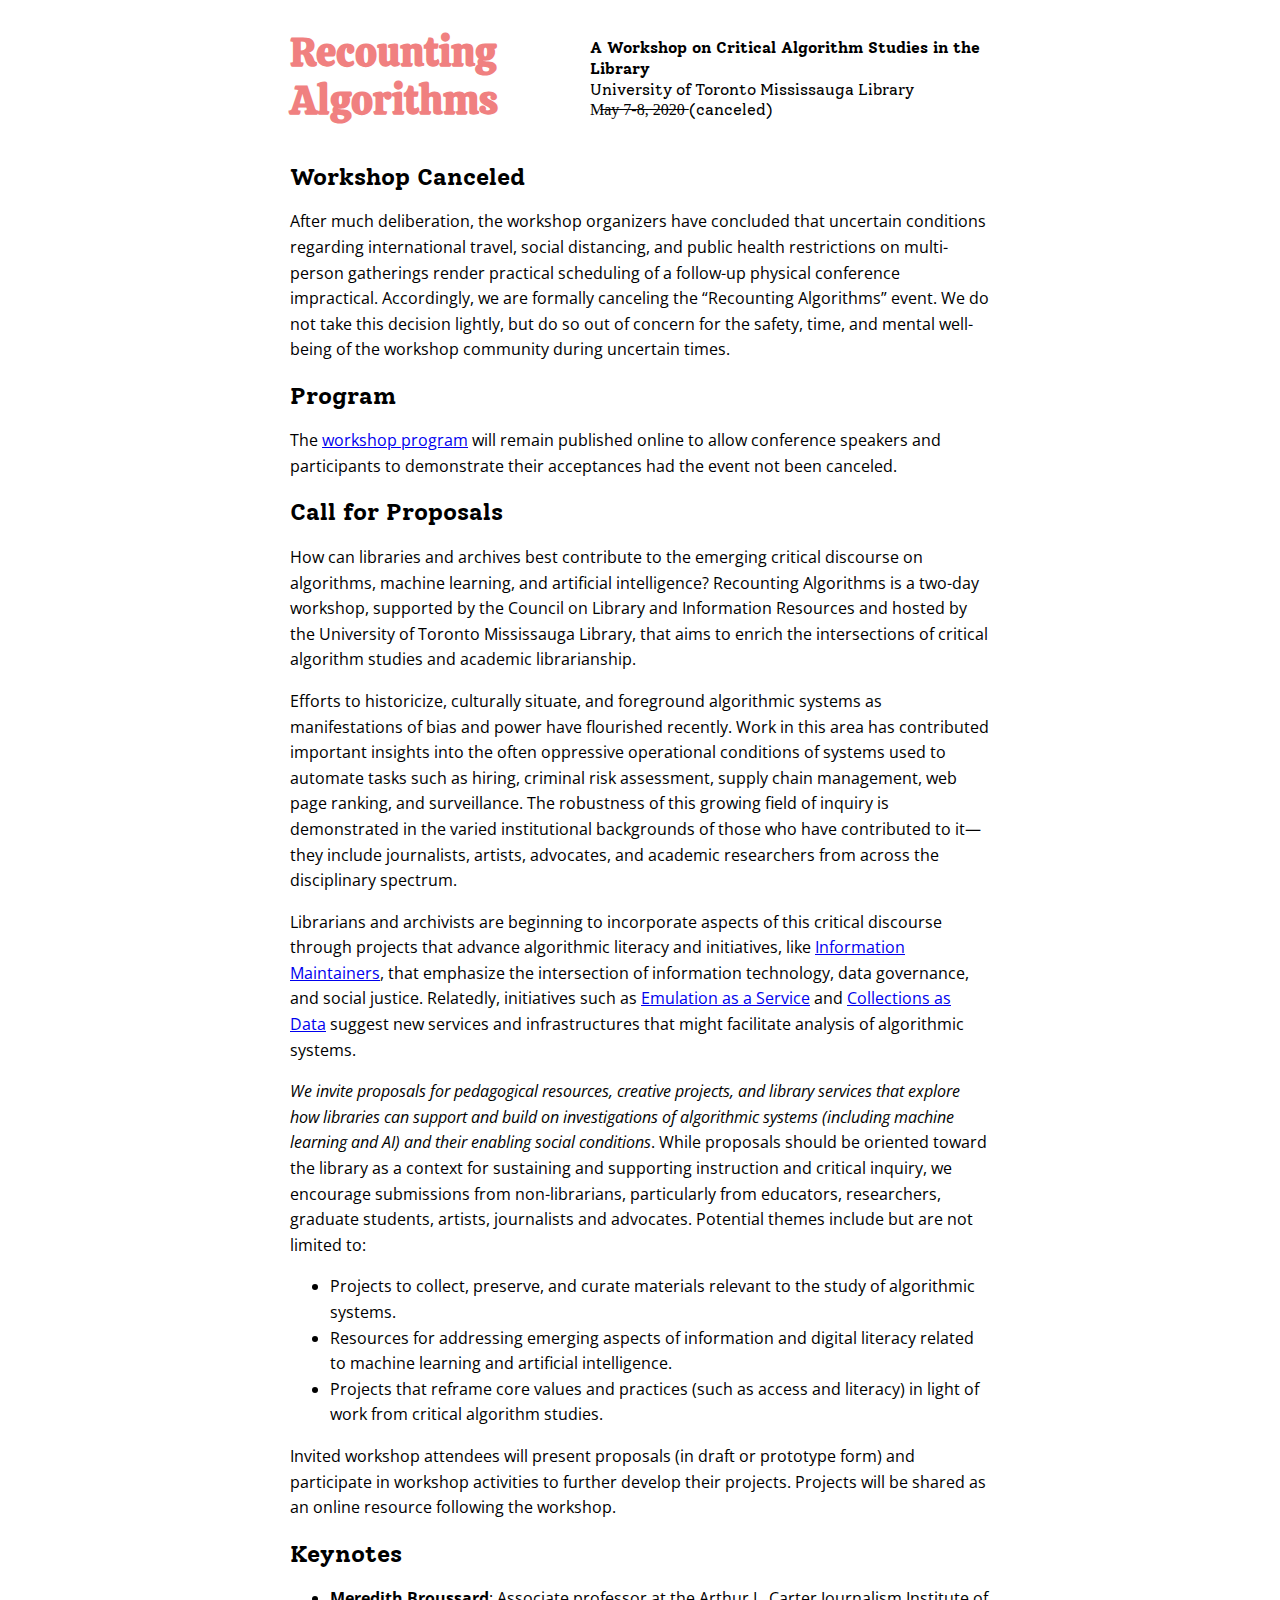
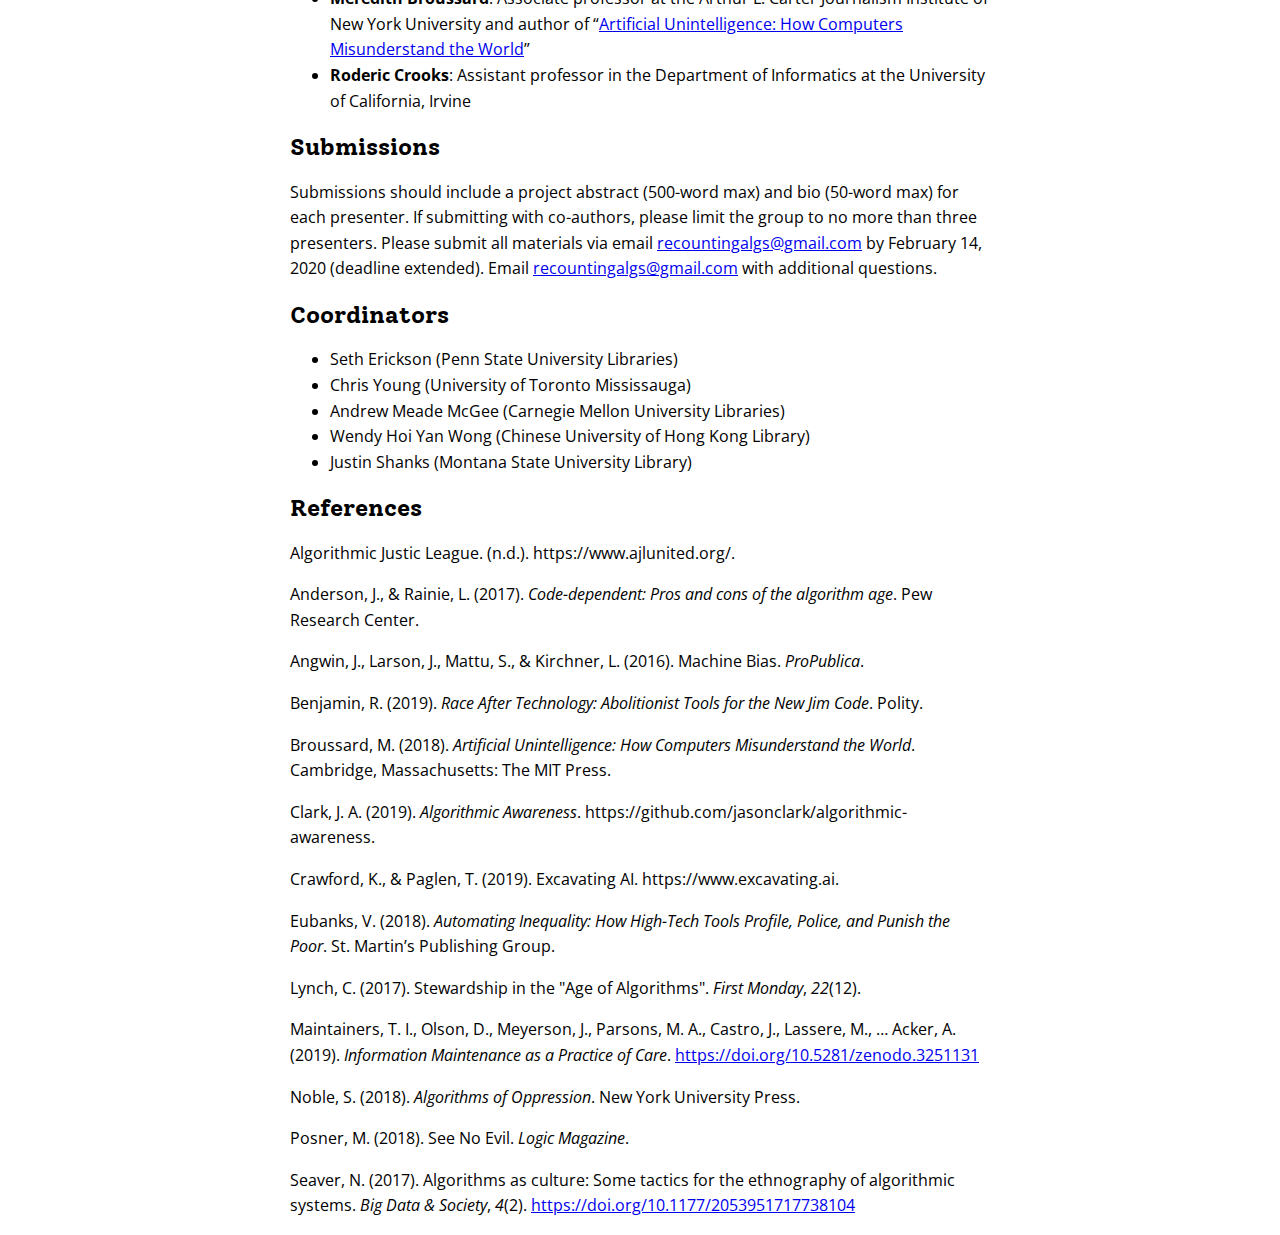
<file: docs/index.html>
<!DOCTYPE html>
<html xmlns="http://www.w3.org/1999/xhtml" lang="" xml:lang="">
<head>
  <meta charset="utf-8" />
  <meta name="generator" content="pandoc" />
  <meta name="viewport" content="width=device-width, initial-scale=1.0, user-scalable=yes" />

<meta name="twitter:card" content="summary" />
  <meta name="twitter:title" content="Recounting Algorithms"/> 
  <meta name="twitter:description" content="A Workshop on Critical Algorithm Studies in the Library"/>  

  <title>Recounting Algorithms</title>
  <style type="text/css">
      code{white-space: pre-wrap;}
      span.smallcaps{font-variant: small-caps;}
      span.underline{text-decoration: underline;}
      div.column{display: inline-block; vertical-align: top; width: 50%;}
  </style>
  <link rel="stylesheet" href="style.css" />
  <!--[if lt IE 9]>
    <script src="//cdnjs.cloudflare.com/ajax/libs/html5shiv/3.7.3/html5shiv-printshiv.min.js"></script>
  <![endif]-->

<link href="https://fonts.googleapis.com/css?family=Open+Sans|Solway|Calistoga&display=swap" rel="stylesheet">

</head>
<body>
<header id="title-block-header">
  <h1 class="title"><a href="/">Recounting Algorithms</a></h1>
  <div class="subtitle-block">
        <p class="subtitle">A Workshop on Critical Algorithm Studies in the Library</p>
            <p class="location">University of Toronto Mississauga Library</p>
      
        <p class="date">M̶a̶y̶ ̶7̶-̶8̶,̶ ̶2̶0̶2̶0̶ (canceled)</p>
      </div>
</header>
<div class="main">
  <h2 id="workshop-canceled">Workshop Canceled</h2>
  <p>After much deliberation, the workshop organizers have concluded that uncertain conditions regarding international travel, social distancing, and public health restrictions on multi-person gatherings render practical scheduling of a follow-up physical conference impractical. Accordingly, we are formally canceling the “Recounting Algorithms” event. We do not take this decision lightly, but do so out of concern for the safety, time, and mental well-being of the workshop community during uncertain times.</p>
  <h2 id="program">Program</h2>
  <p>The <a href="schedule.html">workshop program</a> will remain published online to allow conference speakers and participants to demonstrate their acceptances had the event not been canceled.</p>
  <h2 id="call-for-proposals">Call for Proposals</h2>
  <p>How can libraries and archives best contribute to the emerging critical discourse on algorithms, machine learning, and artificial intelligence? Recounting Algorithms is a two-day workshop, supported by the Council on Library and Information Resources and hosted by the University of Toronto Mississauga Library, that aims to enrich the intersections of critical algorithm studies and academic librarianship.</p>
  <p>Efforts to historicize, culturally situate, and foreground algorithmic systems as manifestations of bias and power have flourished recently. Work in this area has contributed important insights into the often oppressive operational conditions of systems used to automate tasks such as hiring, criminal risk assessment, supply chain management, web page ranking, and surveillance. The robustness of this growing field of inquiry is demonstrated in the varied institutional backgrounds of those who have contributed to it—they include journalists, artists, advocates, and academic researchers from across the disciplinary spectrum.</p>
  <p>Librarians and archivists are beginning to incorporate aspects of this critical discourse through projects that advance algorithmic literacy and initiatives, like <a href="http://themaintainers.org/info-mc-work">Information Maintainers</a>, that emphasize the intersection of information technology, data governance, and social justice. Relatedly, initiatives such as <a href="https://www.softwarepreservationnetwork.org/eaasi/">Emulation as a Service</a> and <a href="https://collectionsasdata.github.io/">Collections as Data</a> suggest new services and infrastructures that might facilitate analysis of algorithmic systems.</p>
  <p><em>We invite proposals for pedagogical resources, creative projects, and library services that explore how libraries can support and build on investigations of algorithmic systems (including machine learning and AI) and their enabling social conditions</em>. While proposals should be oriented toward the library as a context for sustaining and supporting instruction and critical inquiry, we encourage submissions from non-librarians, particularly from educators, researchers, graduate students, artists, journalists and advocates. Potential themes include but are not limited to:</p>
  <ul>
  <li>Projects to collect, preserve, and curate materials relevant to the study of algorithmic systems.</li>
  <li>Resources for addressing emerging aspects of information and digital literacy related to machine learning and artificial intelligence.</li>
  <li>Projects that reframe core values and practices (such as access and literacy) in light of work from critical algorithm studies.</li>
  </ul>
  <p>Invited workshop attendees will present proposals (in draft or prototype form) and participate in workshop activities to further develop their projects. Projects will be shared as an online resource following the workshop.</p>
  <h2 id="keynotes">Keynotes</h2>
  <ul>
  <li><strong>Meredith Broussard</strong>: Associate professor at the Arthur L. Carter Journalism Institute of New York University and author of “<a href="https://mitpress.mit.edu/books/artificial-unintelligence">Artificial Unintelligence: How Computers Misunderstand the World</a>”</li>
  <li><strong>Roderic Crooks</strong>: Assistant professor in the Department of Informatics at the University of California, Irvine</li>
  </ul>
  <h2 id="submissions">Submissions</h2>
  <p>Submissions should include a project abstract (500-word max) and bio (50-word max) for each presenter. If submitting with co-authors, please limit the group to no more than three presenters. Please submit all materials via email <a href="mailto:recountingalgs@gmail.com" class="email">recountingalgs@gmail.com</a> by February 14, 2020 (deadline extended). Email <a href="mailto:recountingalgs@gmail.com" class="email">recountingalgs@gmail.com</a> with additional questions.</p>
  <h2 id="coordinators">Coordinators</h2>
  <ul>
  <li>Seth Erickson (Penn State University Libraries)</li>
  <li>Chris Young (University of Toronto Mississauga)</li>
  <li>Andrew Meade McGee (Carnegie Mellon University Libraries)</li>
  <li>Wendy Hoi Yan Wong (Chinese University of Hong Kong Library)</li>
  <li>Justin Shanks (Montana State University Library)</li>
  </ul>
  <h2 id="references" class="unnumbered">References</h2>
  <div id="refs" class="references" role="doc-bibliography">
  <div id="ref-AlgorithmicJusticLeague">
  <p>Algorithmic Justic League. (n.d.). https://www.ajlunited.org/.</p>
  </div>
  <div id="ref-andersonCodedependentProsCons2017">
  <p>Anderson, J., &amp; Rainie, L. (2017). <em>Code-dependent: Pros and cons of the algorithm age</em>. Pew Research Center.</p>
  </div>
  <div id="ref-angwinMachineBias2016">
  <p>Angwin, J., Larson, J., Mattu, S., &amp; Kirchner, L. (2016). Machine Bias. <em>ProPublica</em>.</p>
  </div>
  <div id="ref-benjaminRaceTechnologyAbolitionist2019">
  <p>Benjamin, R. (2019). <em>Race After Technology: Abolitionist Tools for the New Jim Code</em>. Polity.</p>
  </div>
  <div id="ref-broussardArtificialUnintelligenceHow2018">
  <p>Broussard, M. (2018). <em>Artificial Unintelligence: How Computers Misunderstand the World</em>. Cambridge, Massachusetts: The MIT Press.</p>
  </div>
  <div id="ref-clarkAlgorithmicAwareness2019">
  <p>Clark, J. A. (2019). <em>Algorithmic Awareness</em>. https://github.com/jasonclark/algorithmic-awareness.</p>
  </div>
  <div id="ref-crawfordExcavatingAI2019">
  <p>Crawford, K., &amp; Paglen, T. (2019). Excavating AI. https://www.excavating.ai.</p>
  </div>
  <div id="ref-eubanksAutomatingInequalityHow2018">
  <p>Eubanks, V. (2018). <em>Automating Inequality: How High-Tech Tools Profile, Police, and Punish the Poor</em>. St. Martin’s Publishing Group.</p>
  </div>
  <div id="ref-lynchStewardshipAgeAlgorithms2017">
  <p>Lynch, C. (2017). Stewardship in the "Age of Algorithms". <em>First Monday</em>, <em>22</em>(12).</p>
  </div>
  <div id="ref-theinformationmaintainersInformationMaintenancePractice2019">
  <p>Maintainers, T. I., Olson, D., Meyerson, J., Parsons, M. A., Castro, J., Lassere, M., … Acker, A. (2019). <em>Information Maintenance as a Practice of Care</em>. <a href="https://doi.org/10.5281/zenodo.3251131">https://doi.org/10.5281/zenodo.3251131</a></p>
  </div>
  <div id="ref-nobleAlgorithmsOppression2018">
  <p>Noble, S. (2018). <em>Algorithms of Oppression</em>. New York University Press.</p>
  </div>
  <div id="ref-posnerSeeNoEvil2018">
  <p>Posner, M. (2018). See No Evil. <em>Logic Magazine</em>.</p>
  </div>
  <div id="ref-seaverAlgorithmsCultureTactics2017">
  <p>Seaver, N. (2017). Algorithms as culture: Some tactics for the ethnography of algorithmic systems. <em>Big Data &amp; Society</em>, <em>4</em>(2). <a href="https://doi.org/10.1177/2053951717738104">https://doi.org/10.1177/2053951717738104</a></p>
  </div>
  </div>
</div>
</body>
</html>
</file>
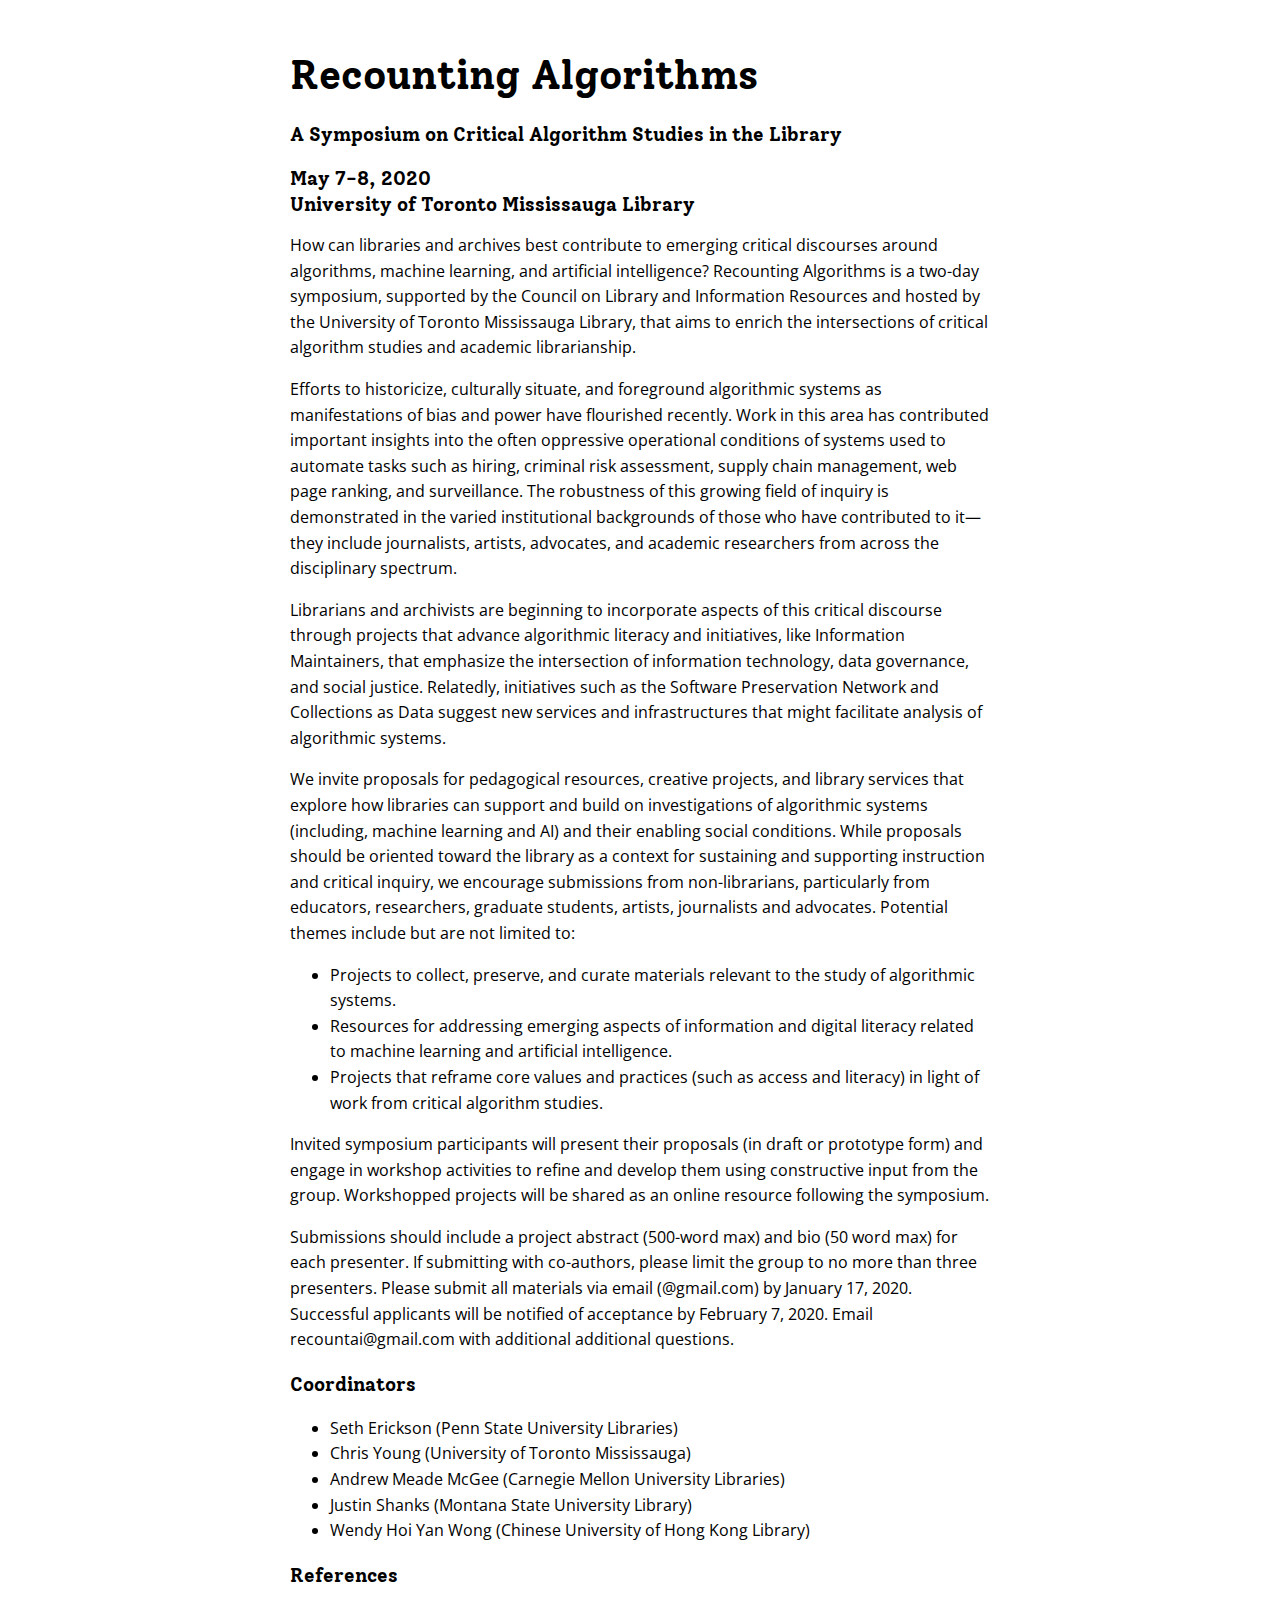
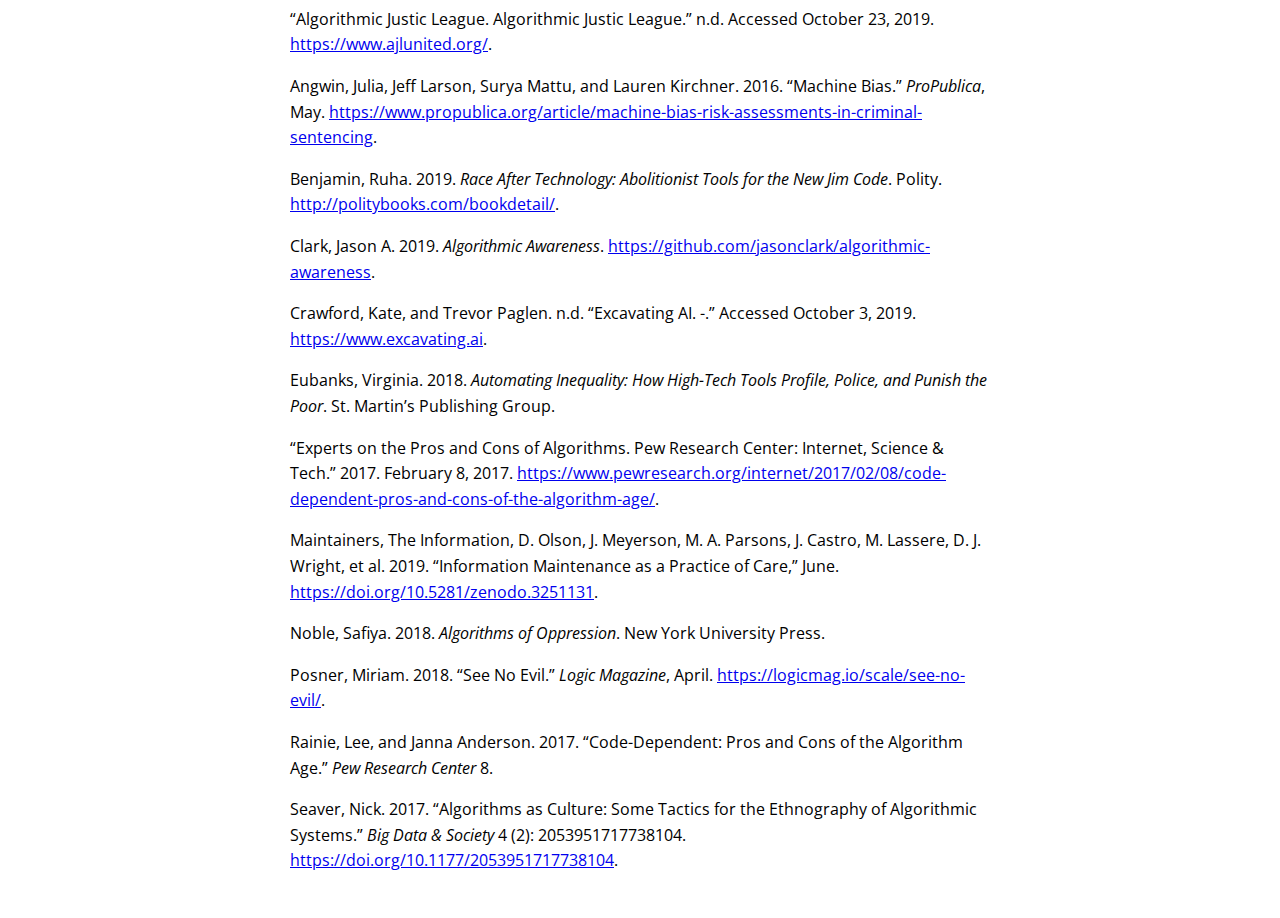
<file: cfp.html>
<!DOCTYPE html>
<html xmlns="http://www.w3.org/1999/xhtml" lang="" xml:lang="">
<head>
  <meta charset="utf-8" />
  <meta name="generator" content="pandoc" />
  <meta name="viewport" content="width=device-width, initial-scale=1.0, user-scalable=yes" />
  <title>Recounting Algorithms</title>
  <style type="text/css">
      code{white-space: pre-wrap;}
      span.smallcaps{font-variant: small-caps;}
      span.underline{text-decoration: underline;}
      div.column{display: inline-block; vertical-align: top; width: 50%;}
  </style>
  <link rel="stylesheet" href="style.css" />
  <!--[if lt IE 9]>
    <script src="//cdnjs.cloudflare.com/ajax/libs/html5shiv/3.7.3/html5shiv-printshiv.min.js"></script>
  <![endif]-->

<link href="https://fonts.googleapis.com/css?family=Open+Sans|Solway&display=swap" rel="stylesheet">

</head>
<body>
<header id="title-block-header">
<h1 class="title">Recounting Algorithms</h1>
</header>
<h3 id="subtitle">A Symposium on Critical Algorithm Studies in the Library</h3>
<h3 id="date">May 7-8, 2020</h3>
<h3 id="location">University of Toronto Mississauga Library</h3>
<p>How can libraries and archives best contribute to emerging critical discourses around algorithms, machine learning, and artificial intelligence? Recounting Algorithms is a two-day symposium, supported by the Council on Library and Information Resources and hosted by the University of Toronto Mississauga Library, that aims to enrich the intersections of critical algorithm studies and academic librarianship.</p>
<p>Efforts to historicize, culturally situate, and foreground algorithmic systems as manifestations of bias and power have flourished recently. Work in this area has contributed important insights into the often oppressive operational conditions of systems used to automate tasks such as hiring, criminal risk assessment, supply chain management, web page ranking, and surveillance. The robustness of this growing field of inquiry is demonstrated in the varied institutional backgrounds of those who have contributed to it—they include journalists, artists, advocates, and academic researchers from across the disciplinary spectrum.</p>
<p>Librarians and archivists are beginning to incorporate aspects of this critical discourse through projects that advance algorithmic literacy and initiatives, like Information Maintainers, that emphasize the intersection of information technology, data governance, and social justice. Relatedly, initiatives such as the Software Preservation Network and Collections as Data suggest new services and infrastructures that might facilitate analysis of algorithmic systems.</p>
<p>We invite proposals for pedagogical resources, creative projects, and library services that explore how libraries can support and build on investigations of algorithmic systems (including, machine learning and AI) and their enabling social conditions. While proposals should be oriented toward the library as a context for sustaining and supporting instruction and critical inquiry, we encourage submissions from non-librarians, particularly from educators, researchers, graduate students, artists, journalists and advocates. Potential themes include but are not limited to:</p>
<ul>
<li>Projects to collect, preserve, and curate materials relevant to the study of algorithmic systems.</li>
<li>Resources for addressing emerging aspects of information and digital literacy related to machine learning and artificial intelligence.</li>
<li>Projects that reframe core values and practices (such as access and literacy) in light of work from critical algorithm studies.</li>
</ul>
<p>Invited symposium participants will present their proposals (in draft or prototype form) and engage in workshop activities to refine and develop them using constructive input from the group. Workshopped projects will be shared as an online resource following the symposium.</p>
<p>Submissions should include a project abstract (500-word max) and bio (50 word max) for each presenter. If submitting with co-authors, please limit the group to no more than three presenters. Please submit all materials via email (@gmail.com) by January 17, 2020. Successful applicants will be notified of acceptance by February 7, 2020. Email recountai@gmail.com with additional additional questions.</p>
<h3 id="coordinators">Coordinators</h3>
<ul>
<li>Seth Erickson (Penn State University Libraries)</li>
<li>Chris Young (University of Toronto Mississauga)</li>
<li>Andrew Meade McGee (Carnegie Mellon University Libraries)</li>
<li>Justin Shanks (Montana State University Library)</li>
<li>Wendy Hoi Yan Wong (Chinese University of Hong Kong Library)</li>
</ul>
<h3 id="references" class="unnumbered">References</h3>
<div id="refs" class="references">
<div id="ref-noauthor_algorithmic_nodate">
<p>“Algorithmic Justic League. Algorithmic Justic League.” n.d. Accessed October 23, 2019. <a href="https://www.ajlunited.org/">https://www.ajlunited.org/</a>.</p>
</div>
<div id="ref-angwin_machine_2016">
<p>Angwin, Julia, Jeff Larson, Surya Mattu, and Lauren Kirchner. 2016. “Machine Bias.” <em>ProPublica</em>, May. <a href="https://www.propublica.org/article/machine-bias-risk-assessments-in-criminal-sentencing">https://www.propublica.org/article/machine-bias-risk-assessments-in-criminal-sentencing</a>.</p>
</div>
<div id="ref-benjamin_race_2019">
<p>Benjamin, Ruha. 2019. <em>Race After Technology: Abolitionist Tools for the New Jim Code</em>. Polity. <a href="http://politybooks.com/bookdetail/">http://politybooks.com/bookdetail/</a>.</p>
</div>
<div id="ref-clark_algorithmic_2019">
<p>Clark, Jason A. 2019. <em>Algorithmic Awareness</em>. <a href="https://github.com/jasonclark/algorithmic-awareness">https://github.com/jasonclark/algorithmic-awareness</a>.</p>
</div>
<div id="ref-crawford_excavating_nodate">
<p>Crawford, Kate, and Trevor Paglen. n.d. “Excavating AI. -.” Accessed October 3, 2019. <a href="https://www.excavating.ai">https://www.excavating.ai</a>.</p>
</div>
<div id="ref-eubanks_automating_2018">
<p>Eubanks, Virginia. 2018. <em>Automating Inequality: How High-Tech Tools Profile, Police, and Punish the Poor</em>. St. Martin’s Publishing Group.</p>
</div>
<div id="ref-noauthor_experts_2017">
<p>“Experts on the Pros and Cons of Algorithms. Pew Research Center: Internet, Science &amp; Tech.” 2017. February 8, 2017. <a href="https://www.pewresearch.org/internet/2017/02/08/code-dependent-pros-and-cons-of-the-algorithm-age/">https://www.pewresearch.org/internet/2017/02/08/code-dependent-pros-and-cons-of-the-algorithm-age/</a>.</p>
</div>
<div id="ref-the_information_maintainers_information_2019">
<p>Maintainers, The Information, D. Olson, J. Meyerson, M. A. Parsons, J. Castro, M. Lassere, D. J. Wright, et al. 2019. “Information Maintenance as a Practice of Care,” June. <a href="https://doi.org/10.5281/zenodo.3251131">https://doi.org/10.5281/zenodo.3251131</a>.</p>
</div>
<div id="ref-noble_algorithms_2018">
<p>Noble, Safiya. 2018. <em>Algorithms of Oppression</em>. New York University Press.</p>
</div>
<div id="ref-posner_see_2018">
<p>Posner, Miriam. 2018. “See No Evil.” <em>Logic Magazine</em>, April. <a href="https://logicmag.io/scale/see-no-evil/">https://logicmag.io/scale/see-no-evil/</a>.</p>
</div>
<div id="ref-rainie_code-dependent:_2017">
<p>Rainie, Lee, and Janna Anderson. 2017. “Code-Dependent: Pros and Cons of the Algorithm Age.” <em>Pew Research Center</em> 8.</p>
</div>
<div id="ref-seaver_algorithms_2017">
<p>Seaver, Nick. 2017. “Algorithms as Culture: Some Tactics for the Ethnography of Algorithmic Systems.” <em>Big Data &amp; Society</em> 4 (2): 2053951717738104. <a href="https://doi.org/10.1177/2053951717738104">https://doi.org/10.1177/2053951717738104</a>.</p>
</div>
</div>
</body>
</html>
</file>
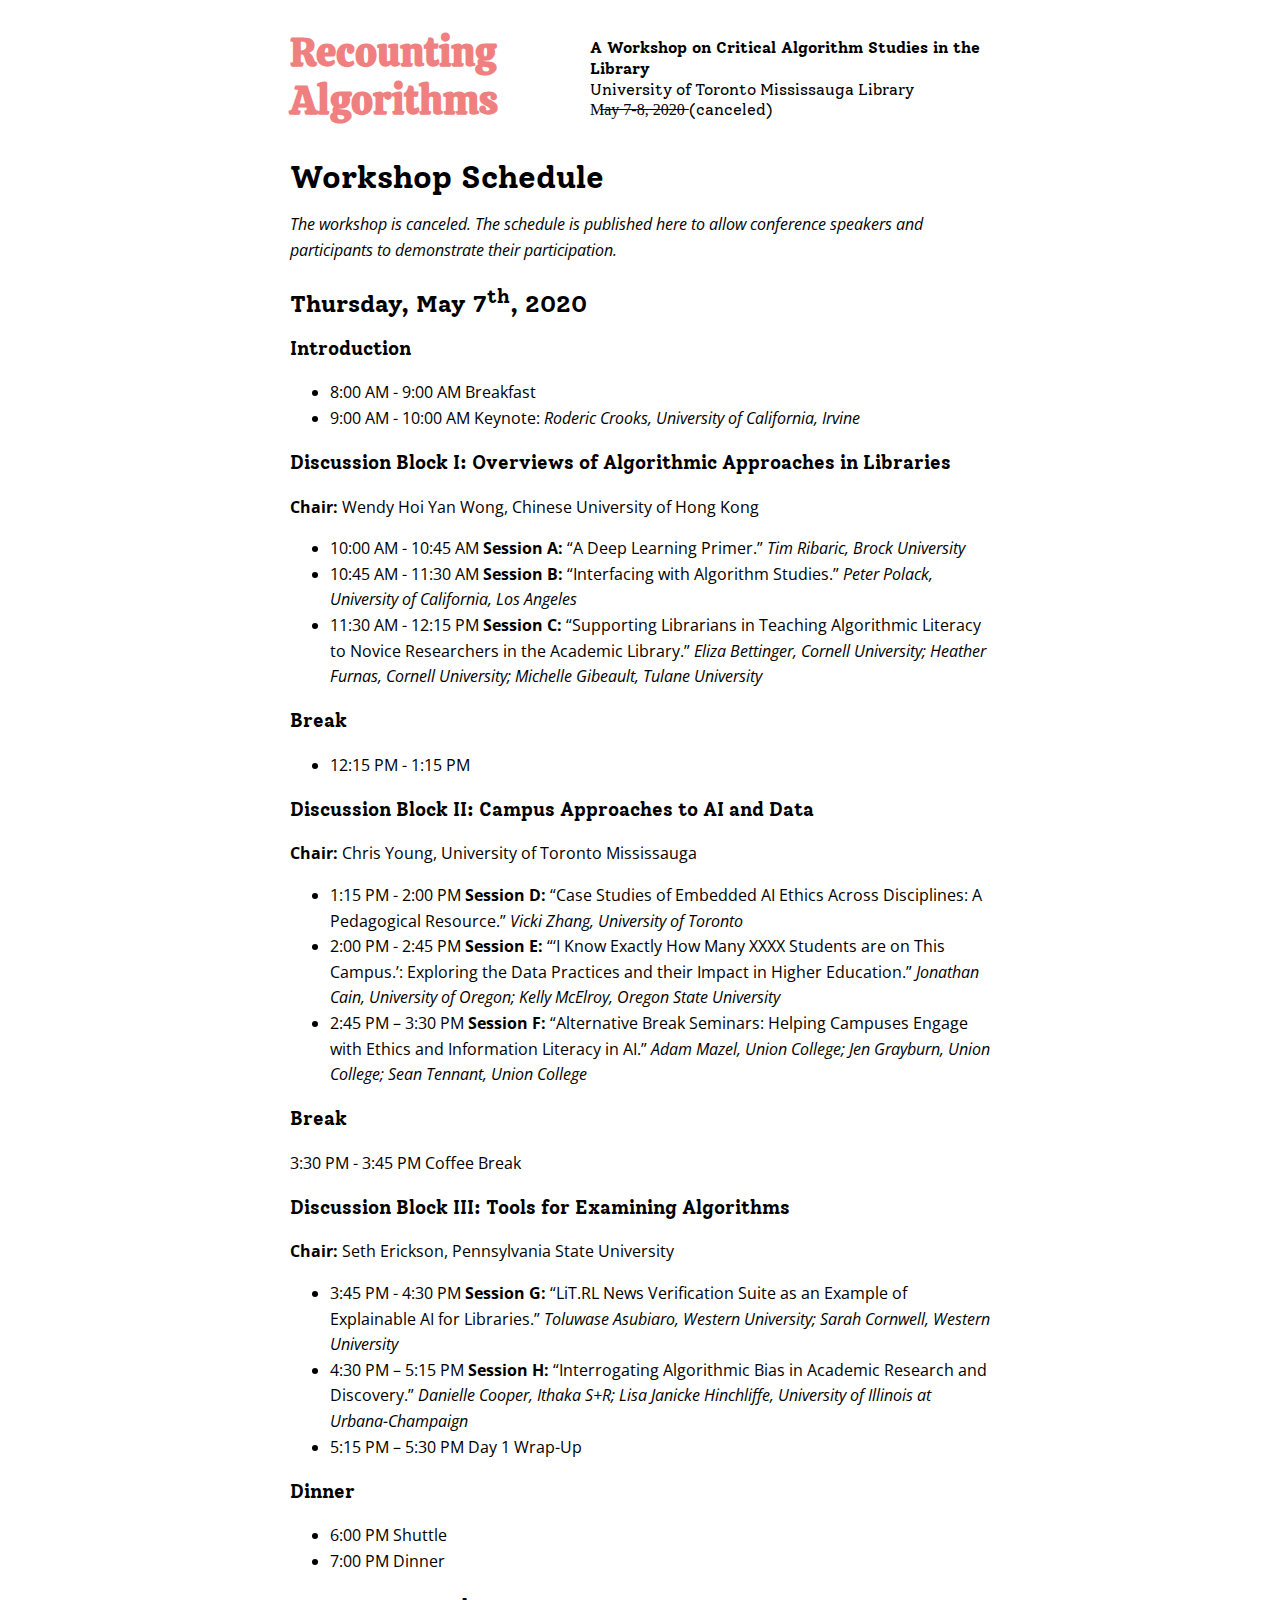
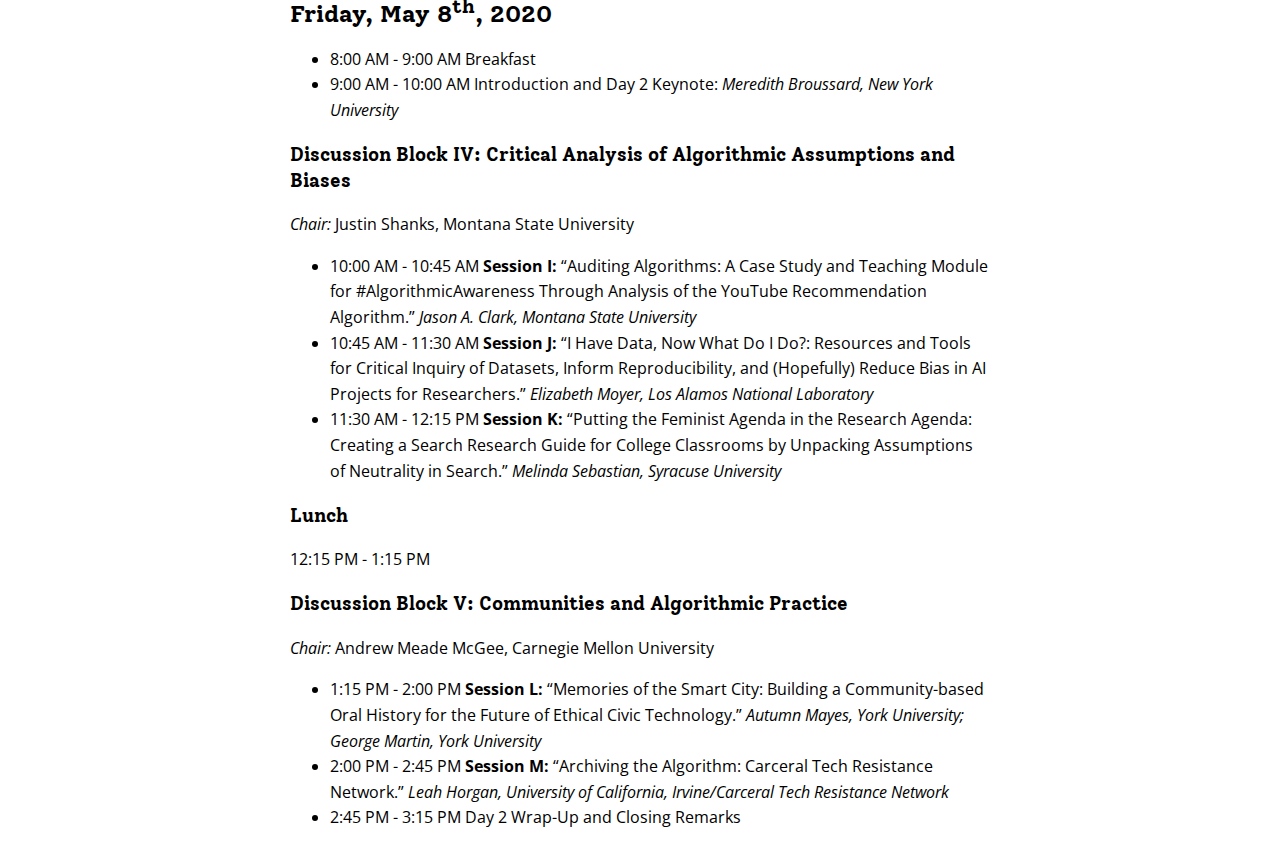
<file: docs/schedule.html>
<!DOCTYPE html>
<html xmlns="http://www.w3.org/1999/xhtml" lang="" xml:lang="">
<head>
  <meta charset="utf-8" />
  <meta name="generator" content="pandoc" />
  <meta name="viewport" content="width=device-width, initial-scale=1.0, user-scalable=yes" />

<meta name="twitter:card" content="summary" />
  <meta name="twitter:title" content="Recounting Algorithms"/> 
  <meta name="twitter:description" content="A Workshop on Critical Algorithm Studies in the Library"/>  

  <title>Recounting Algorithms</title>
  <style type="text/css">
      code{white-space: pre-wrap;}
      span.smallcaps{font-variant: small-caps;}
      span.underline{text-decoration: underline;}
      div.column{display: inline-block; vertical-align: top; width: 50%;}
  </style>
  <link rel="stylesheet" href="style.css" />
  <!--[if lt IE 9]>
    <script src="//cdnjs.cloudflare.com/ajax/libs/html5shiv/3.7.3/html5shiv-printshiv.min.js"></script>
  <![endif]-->

<link href="https://fonts.googleapis.com/css?family=Open+Sans|Solway|Calistoga&display=swap" rel="stylesheet">

</head>
<body>
<header id="title-block-header">
  <h1 class="title"><a href="/">Recounting Algorithms</a></h1>
  <div class="subtitle-block">
        <p class="subtitle">A Workshop on Critical Algorithm Studies in the Library</p>
            <p class="location">University of Toronto Mississauga Library</p>
      
        <p class="date">M̶a̶y̶ ̶7̶-̶8̶,̶ ̶2̶0̶2̶0̶ (canceled)</p>
      </div>
</header>
<div class="main">
  <h1 id="workshop-schedule">Workshop Schedule</h1>
  <p><em>The workshop is canceled. The schedule is published here to allow conference speakers and participants to demonstrate their participation.</em></p>
  <h2 id="thursday-may-7th-2020">Thursday, May 7<sup>th</sup>, 2020</h2>
  <h3 id="introduction">Introduction</h3>
  <ul>
  <li>8:00 AM - 9:00 AM Breakfast</li>
  <li>9:00 AM - 10:00 AM Keynote: <em>Roderic Crooks, University of California, Irvine</em></li>
  </ul>
  <h3 id="discussion-block-i-overviews-of-algorithmic-approaches-in-libraries">Discussion Block I: Overviews of Algorithmic Approaches in Libraries</h3>
  <p><strong>Chair:</strong> Wendy Hoi Yan Wong, Chinese University of Hong Kong</p>
  <ul>
  <li>10:00 AM - 10:45 AM <strong>Session A:</strong> “A Deep Learning Primer.” <em>Tim Ribaric, Brock University</em></li>
  <li>10:45 AM - 11:30 AM <strong>Session B:</strong> “Interfacing with Algorithm Studies.” <em>Peter Polack, University of California, Los Angeles</em></li>
  <li>11:30 AM - 12:15 PM <strong>Session C:</strong> “Supporting Librarians in Teaching Algorithmic Literacy to Novice Researchers in the Academic Library.” <em>Eliza Bettinger, Cornell University; Heather Furnas, Cornell University; Michelle Gibeault, Tulane University</em></li>
  </ul>
  <h3 id="break">Break</h3>
  <ul>
  <li>12:15 PM - 1:15 PM</li>
  </ul>
  <h3 id="discussion-block-ii-campus-approaches-to-ai-and-data">Discussion Block II: Campus Approaches to AI and Data</h3>
  <p><strong>Chair:</strong> Chris Young, University of Toronto Mississauga</p>
  <ul>
  <li>1:15 PM - 2:00 PM <strong>Session D:</strong> “Case Studies of Embedded AI Ethics Across Disciplines: A Pedagogical Resource.” <em>Vicki Zhang, University of Toronto</em></li>
  <li>2:00 PM - 2:45 PM <strong>Session E:</strong> “‘I Know Exactly How Many XXXX Students are on This Campus.’: Exploring the Data Practices and their Impact in Higher Education.” <em>Jonathan Cain, University of Oregon; Kelly McElroy, Oregon State University</em></li>
  <li>2:45 PM – 3:30 PM <strong>Session F:</strong> “Alternative Break Seminars: Helping Campuses Engage with Ethics and Information Literacy in AI.” <em>Adam Mazel, Union College; Jen Grayburn, Union College; Sean Tennant, Union College</em></li>
  </ul>
  <h3 id="break-1">Break</h3>
  <p>3:30 PM - 3:45 PM Coffee Break</p>
  <h3 id="discussion-block-iii-tools-for-examining-algorithms">Discussion Block III: Tools for Examining Algorithms</h3>
  <p><strong>Chair:</strong> Seth Erickson, Pennsylvania State University</p>
  <ul>
  <li>3:45 PM - 4:30 PM <strong>Session G:</strong> “LiT.RL News Verification Suite as an Example of Explainable AI for Libraries.” <em>Toluwase Asubiaro, Western University; Sarah Cornwell, Western University</em></li>
  <li>4:30 PM – 5:15 PM <strong>Session H:</strong> “Interrogating Algorithmic Bias in Academic Research and Discovery.” <em>Danielle Cooper, Ithaka S+R; Lisa Janicke Hinchliffe, University of Illinois at Urbana-Champaign</em></li>
  <li>5:15 PM – 5:30 PM Day 1 Wrap-Up</li>
  </ul>
  <h3 id="dinner">Dinner</h3>
  <ul>
  <li>6:00 PM Shuttle</li>
  <li>7:00 PM Dinner</li>
  </ul>
  <h2 id="friday-may-8th-2020">Friday, May 8<sup>th</sup>, 2020</h2>
  <ul>
  <li>8:00 AM - 9:00 AM Breakfast</li>
  <li>9:00 AM - 10:00 AM Introduction and Day 2 Keynote: <em>Meredith Broussard, New York University</em></li>
  </ul>
  <h3 id="discussion-block-iv-critical-analysis-of-algorithmic-assumptions-and-biases">Discussion Block IV: Critical Analysis of Algorithmic Assumptions and Biases</h3>
  <p><em>Chair:</em> Justin Shanks, Montana State University</p>
  <ul>
  <li>10:00 AM - 10:45 AM <strong>Session I:</strong> “Auditing Algorithms: A Case Study and Teaching Module for #AlgorithmicAwareness Through Analysis of the YouTube Recommendation Algorithm.” <em>Jason A. Clark, Montana State University</em></li>
  <li>10:45 AM - 11:30 AM <strong>Session J:</strong> “I Have Data, Now What Do I Do?: Resources and Tools for Critical Inquiry of Datasets, Inform Reproducibility, and (Hopefully) Reduce Bias in AI Projects for Researchers.” <em>Elizabeth Moyer, Los Alamos National Laboratory</em></li>
  <li>11:30 AM - 12:15 PM <strong>Session K:</strong> “Putting the Feminist Agenda in the Research Agenda: Creating a Search Research Guide for College Classrooms by Unpacking Assumptions of Neutrality in Search.” <em>Melinda Sebastian, Syracuse University</em></li>
  </ul>
  <h3 id="lunch">Lunch</h3>
  <p>12:15 PM - 1:15 PM</p>
  <h3 id="discussion-block-v-communities-and-algorithmic-practice">Discussion Block V: Communities and Algorithmic Practice</h3>
  <p><em>Chair:</em> Andrew Meade McGee, Carnegie Mellon University</p>
  <ul>
  <li>1:15 PM - 2:00 PM <strong>Session L:</strong> “Memories of the Smart City: Building a Community-based Oral History for the Future of Ethical Civic Technology.” <em>Autumn Mayes, York University; George Martin, York University</em></li>
  <li>2:00 PM - 2:45 PM <strong>Session M:</strong> “Archiving the Algorithm: Carceral Tech Resistance Network.” <em>Leah Horgan, University of California, Irvine/Carceral Tech Resistance Network</em></li>
  <li>2:45 PM - 3:15 PM Day 2 Wrap-Up and Closing Remarks</li>
  </ul>
</div>
</body>
</html>
</file>
<file: docs/style.css>
h1, h2, h3, h4, h5 {
    font-family: 'Solway', serif;
}

h1.title {
    float: left;
    width: 270px;
    font-size: 2.5em;
    line-height: 1.2em;
    margin: 0 0 20px 0;
    font-family: 'Calistoga', sans-serif;
    color: lightcoral;
}

h1.title>a {
    color: lightcoral;
    text-decoration:none;
}

.subtitle-block {
    float: right;
    width: 400px;
    margin-top:10px;
}

.subtitle-block p {
    font-family: 'Solway', serif;
    margin:0;
    line-height: 1.3em;
    font-size: 1em;
}

.subtitle-block .subtitle {
    font-weight: bold;
}

@media screen and (max-width: 700px) {
    .subtitle-block {
        float: left;
        clear: both;
        width: auto;
    }

  }
.main {
    float:left;
    clear:both;
}

body {
    margin-left: auto;
    margin-right: auto;
    padding: 20px;
    max-width: 700px;
    line-height: 1.6em;
    font-family: 'Open Sans', sans-serif;
}
</file>
<file: style.css>
h1, h2, h3, h4, h5 {
    font-family: 'Solway', serif;
}

h1.title {
    font-size: 2.5em;
    line-height: 1em;
}
#subtitle {
    margin-top: 0;
}

#location, #date {
    margin:0px;
}

body {
    margin-left: auto;
    margin-right: auto;
    padding: 20px;
    max-width: 700px;
    line-height: 1.6em;
    font-family: 'Open Sans', sans-serif;
}
</file>
